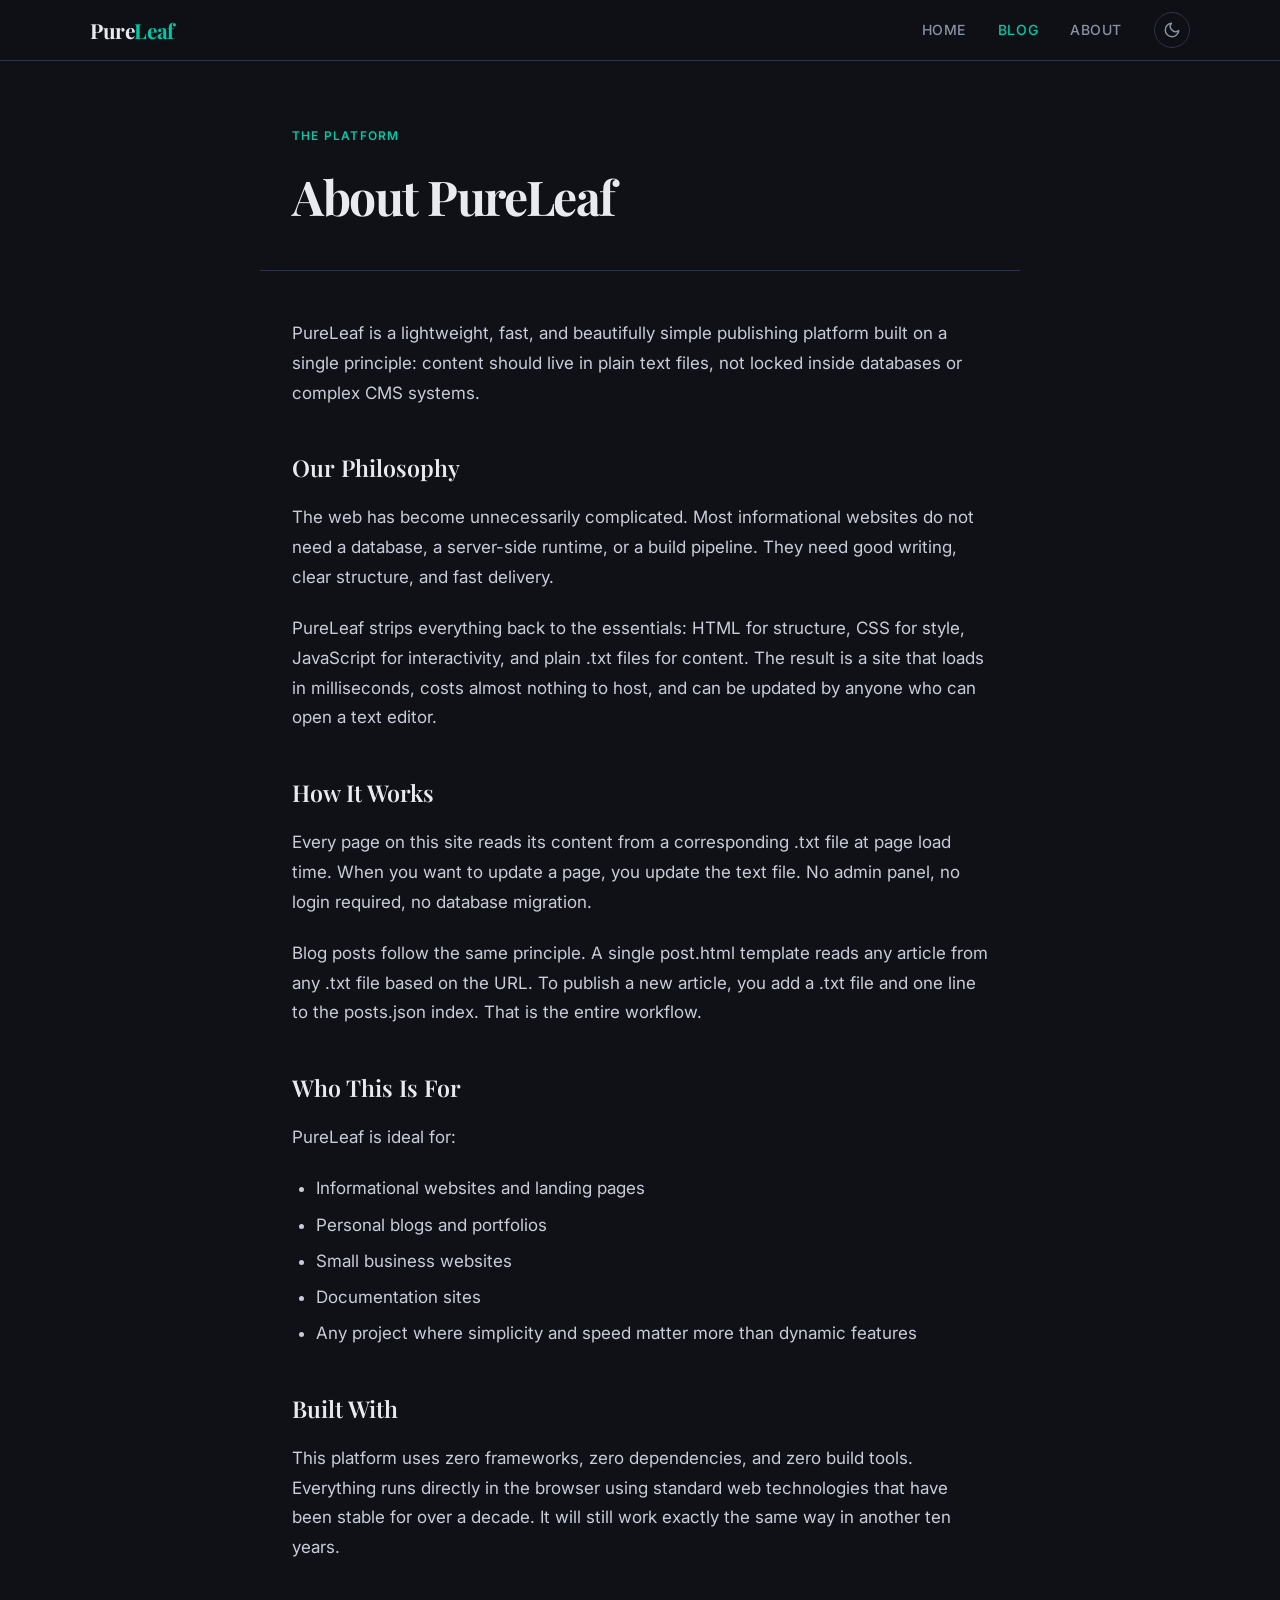
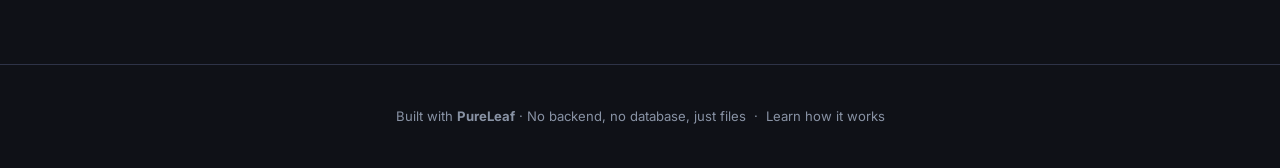
<file: about/index.html>
<!DOCTYPE html>
<html lang="en">
<head>
  <meta charset="UTF-8">
  <meta name="viewport" content="width=device-width, initial-scale=1.0">
  <title>About — PureLeaf</title>
  <meta name="description" content="Learn how PureLeaf works — a backend-free publishing platform powered by plain text files.">
  <meta name="generator" content="PureLeaf">
  <script>
    (() => {
      const base = document.createElement('base');
      const path = window.location.pathname;
      base.href = path.includes('/PureLeaf/') ? '/PureLeaf/' : '/';
      document.head.appendChild(base);
    })();
  </script>
  <link rel="icon" type="image/svg+xml" href="../assets/favicon.svg">
  <link rel="stylesheet" href="../css/main.css">
  <script>if(localStorage.getItem('theme')==='light')document.documentElement.classList.add('light');</script>
</head>
<body>

  <nav class="nav">
    <div class="nav-inner">
      <a href="../" class="nav-logo">Pure<span>Leaf</span></a>
      <div class="nav-right">
        <ul class="nav-links" id="nav-links">
          <li><a href="../">Home</a></li>
          <li><a href="./" class="active">Blog</a></li>
          <li><a href="../about/">About</a></li>
        </ul>
        <button class="theme-toggle" id="theme-toggle" aria-label="Toggle light/dark mode">
          <span class="icon-wrap">
            <svg class="icon-sun" xmlns="http://www.w3.org/2000/svg" viewBox="0 0 24 24" fill="none" stroke="currentColor" stroke-width="2" stroke-linecap="round" stroke-linejoin="round">
              <circle cx="12" cy="12" r="5"/>
              <line x1="12" y1="1" x2="12" y2="3"/><line x1="12" y1="21" x2="12" y2="23"/>
              <line x1="4.22" y1="4.22" x2="5.64" y2="5.64"/><line x1="18.36" y1="18.36" x2="19.78" y2="19.78"/>
              <line x1="1" y1="12" x2="3" y2="12"/><line x1="21" y1="12" x2="23" y2="12"/>
              <line x1="4.22" y1="19.78" x2="5.64" y2="18.36"/><line x1="18.36" y1="5.64" x2="19.78" y2="4.22"/>
            </svg>
            <svg class="icon-moon" xmlns="http://www.w3.org/2000/svg" viewBox="0 0 24 24" fill="none" stroke="currentColor" stroke-width="2" stroke-linecap="round" stroke-linejoin="round">
              <path d="M21 12.79A9 9 0 1 1 11.21 3 7 7 0 0 0 21 12.79z"/>
            </svg>
          </span>
        </button>
        <button class="nav-hamburger" id="nav-hamburger" aria-label="Open menu">
          <span></span><span></span><span></span>
        </button>
      </div>
    </div>
  </nav>

  <main>

    <div class="page-header">
      <div class="section-label">The Platform</div>
      <h1>About PureLeaf</h1>
    </div>

    <div class="page-body">
      <div class="page-content" id="page-content"></div>
    </div>

  </main>

  <footer>
    <p>Built with <strong>PureLeaf</strong> · No backend, no database, just files &nbsp;·&nbsp;
      <a href="../">Learn how it works</a></p>
  </footer>

  <script src="../js/engine.js"></script>
  <script>
    const toggle = document.getElementById('theme-toggle');
    toggle.addEventListener('click', () => {
      const isLight = document.documentElement.classList.toggle('light');
      localStorage.setItem('theme', isLight ? 'light' : 'dark');
    });

    const hamburger = document.getElementById('nav-hamburger');
    const navLinks = document.getElementById('nav-links');
    hamburger.addEventListener('click', () => {
      hamburger.classList.toggle('open');
      navLinks.classList.toggle('open');
    });
    navLinks.querySelectorAll('a').forEach(a => a.addEventListener('click', () => {
      hamburger.classList.remove('open');
      navLinks.classList.remove('open');
    }));

    PureLeaf.render('../pages/about.txt', document.getElementById('page-content'));
  </script>

</body>
</html>
</file>
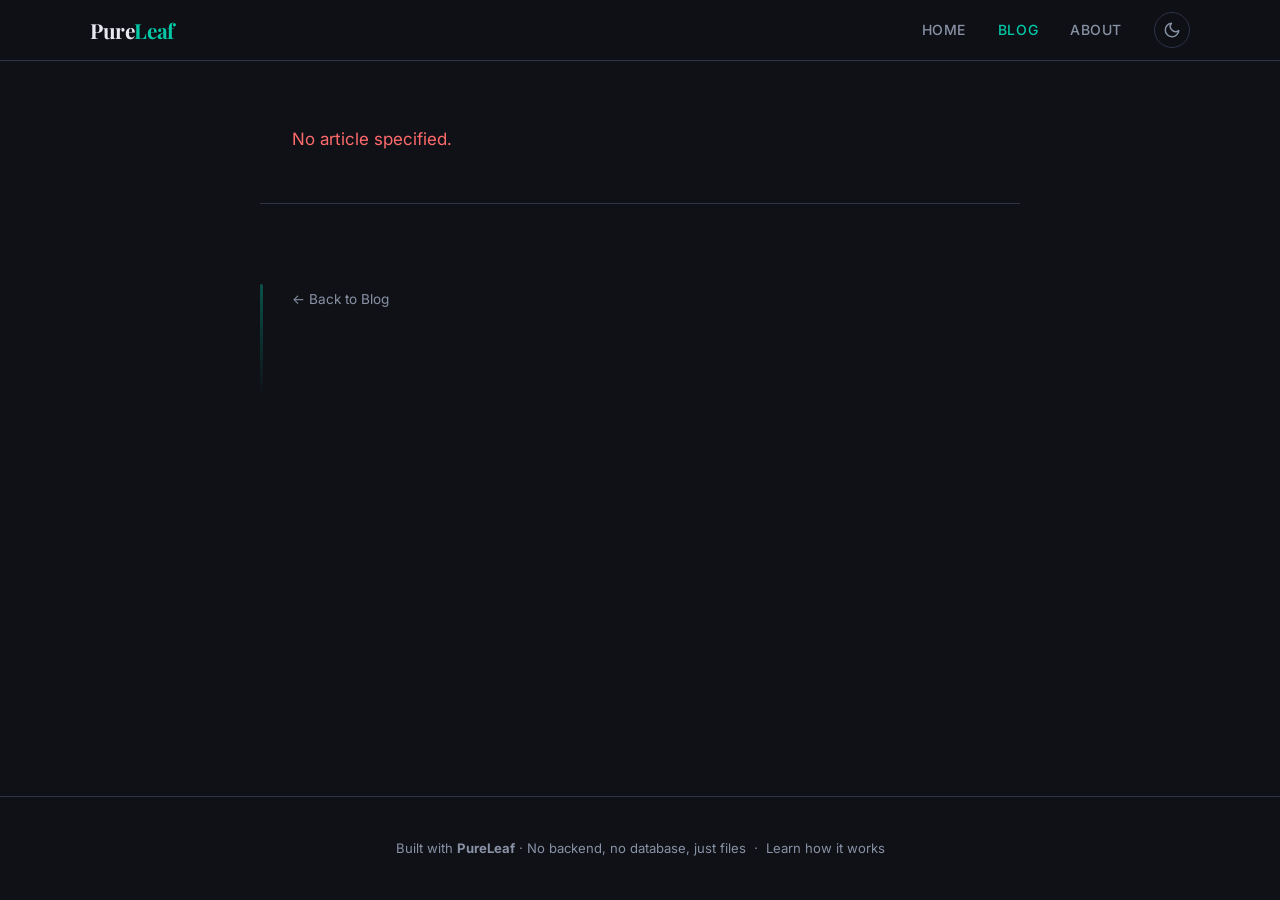
<file: blog/what-is-digital-marketing/index.html>
<!DOCTYPE html>
<html lang="en">
<head>
  <meta charset="UTF-8">
  <meta name="viewport" content="width=device-width, initial-scale=1.0">
  <title>Article — PureLeaf</title>
  <meta name="generator" content="PureLeaf">
  <script>
    (() => {
      const base = document.createElement('base');
      const path = window.location.pathname;
      base.href = path.includes('/PureLeaf/') ? '/PureLeaf/' : '/';
      document.head.appendChild(base);
    })();
  </script>
  <link rel="icon" type="image/svg+xml" href="../../assets/favicon.svg">
  <link rel="stylesheet" href="../../css/main.css">
  <script>if(localStorage.getItem('theme')==='light')document.documentElement.classList.add('light');</script>
</head>
<body>

  <nav class="nav">
    <div class="nav-inner">
      <a href="../../" class="nav-logo">Pure<span>Leaf</span></a>
      <div class="nav-right">
        <ul class="nav-links" id="nav-links">
          <li><a href="../../">Home</a></li>
          <li><a href="../../blog/" class="active">Blog</a></li>
          <li><a href="../../about/">About</a></li>
        </ul>
        <button class="theme-toggle" id="theme-toggle" aria-label="Toggle light/dark mode">
          <span class="icon-wrap">
            <svg class="icon-sun" xmlns="http://www.w3.org/2000/svg" viewBox="0 0 24 24" fill="none" stroke="currentColor" stroke-width="2" stroke-linecap="round" stroke-linejoin="round">
              <circle cx="12" cy="12" r="5"/>
              <line x1="12" y1="1" x2="12" y2="3"/><line x1="12" y1="21" x2="12" y2="23"/>
              <line x1="4.22" y1="4.22" x2="5.64" y2="5.64"/><line x1="18.36" y1="18.36" x2="19.78" y2="19.78"/>
              <line x1="1" y1="12" x2="3" y2="12"/><line x1="21" y1="12" x2="23" y2="12"/>
              <line x1="4.22" y1="19.78" x2="5.64" y2="18.36"/><line x1="18.36" y1="5.64" x2="19.78" y2="4.22"/>
            </svg>
            <svg class="icon-moon" xmlns="http://www.w3.org/2000/svg" viewBox="0 0 24 24" fill="none" stroke="currentColor" stroke-width="2" stroke-linecap="round" stroke-linejoin="round">
              <path d="M21 12.79A9 9 0 1 1 11.21 3 7 7 0 0 0 21 12.79z"/>
            </svg>
          </span>
        </button>
        <button class="nav-hamburger" id="nav-hamburger" aria-label="Open menu">
          <span></span><span></span><span></span>
        </button>
      </div>
    </div>
  </nav>

  <main>

    <header class="article-header" id="article-header">
      <div class="loading">Loading…</div>
    </header>

    <div class="article-hero-wrap">
      <div class="article-hero-image" id="article-hero"></div>
    </div>

    <div class="article-body">
      <a href="../../blog/" class="back-link">← Back to Blog</a>
      <div class="article-content" id="article-content"></div>
    </div>

  </main>

  <footer>
    <p>Built with <strong>PureLeaf</strong> · No backend, no database, just files &nbsp;·&nbsp;
      <a href="../../about/">Learn how it works</a></p>
  </footer>

  <script src="../../js/engine.js"></script>
  <script>
    const toggle = document.getElementById('theme-toggle');
    toggle.addEventListener('click', () => {
      const isLight = document.documentElement.classList.toggle('light');
      localStorage.setItem('theme', isLight ? 'light' : 'dark');
    });

    const hamburger = document.getElementById('nav-hamburger');
    const navLinks = document.getElementById('nav-links');
    hamburger.addEventListener('click', () => {
      hamburger.classList.toggle('open');
      navLinks.classList.toggle('open');
    });
    navLinks.querySelectorAll('a').forEach(a => a.addEventListener('click', () => {
      hamburger.classList.remove('open');
      navLinks.classList.remove('open');
    }));

    async function loadPost() {
      const slug    = PureLeaf.getSlugFromPath('blog');
      const header  = document.getElementById('article-header');
      const content = document.getElementById('article-content');

      if (!slug) {
        header.innerHTML = '<p style="color:var(--danger)">No article specified.</p>';
        return;
      }

      try {
        const res   = await fetch('../../posts.json');
        const posts = await res.json();
        const post  = posts.find(p => p.slug === slug);

        if (!post) {
          header.innerHTML = '<p style="color:var(--danger)">Article not found.</p>';
          return;
        }

        document.title = `${post.title} — PureLeaf`;

        header.innerHTML = `
          <span class="article-category">${PureLeaf.escape(post.category)}</span>
          <h1>${PureLeaf.escape(post.title)}</h1>
          <div class="article-meta">${PureLeaf.formatDate(post.date)}</div>
        `;

        if (post.image) {
          const heroEl = document.getElementById('article-hero');
          heroEl.innerHTML = `<img src="${PureLeaf.escape(post.image)}" alt="${PureLeaf.escape(post.title)}" loading="lazy">`;
        }

        await PureLeaf.render(`../../posts/${slug}.txt`, content, { skipTitle: true });

      } catch (err) {
        header.innerHTML = '<p style="color:var(--danger)">Failed to load article.</p>';
        console.error(err);
      }
    }

    loadPost();
  </script>

</body>
</html>
</file>
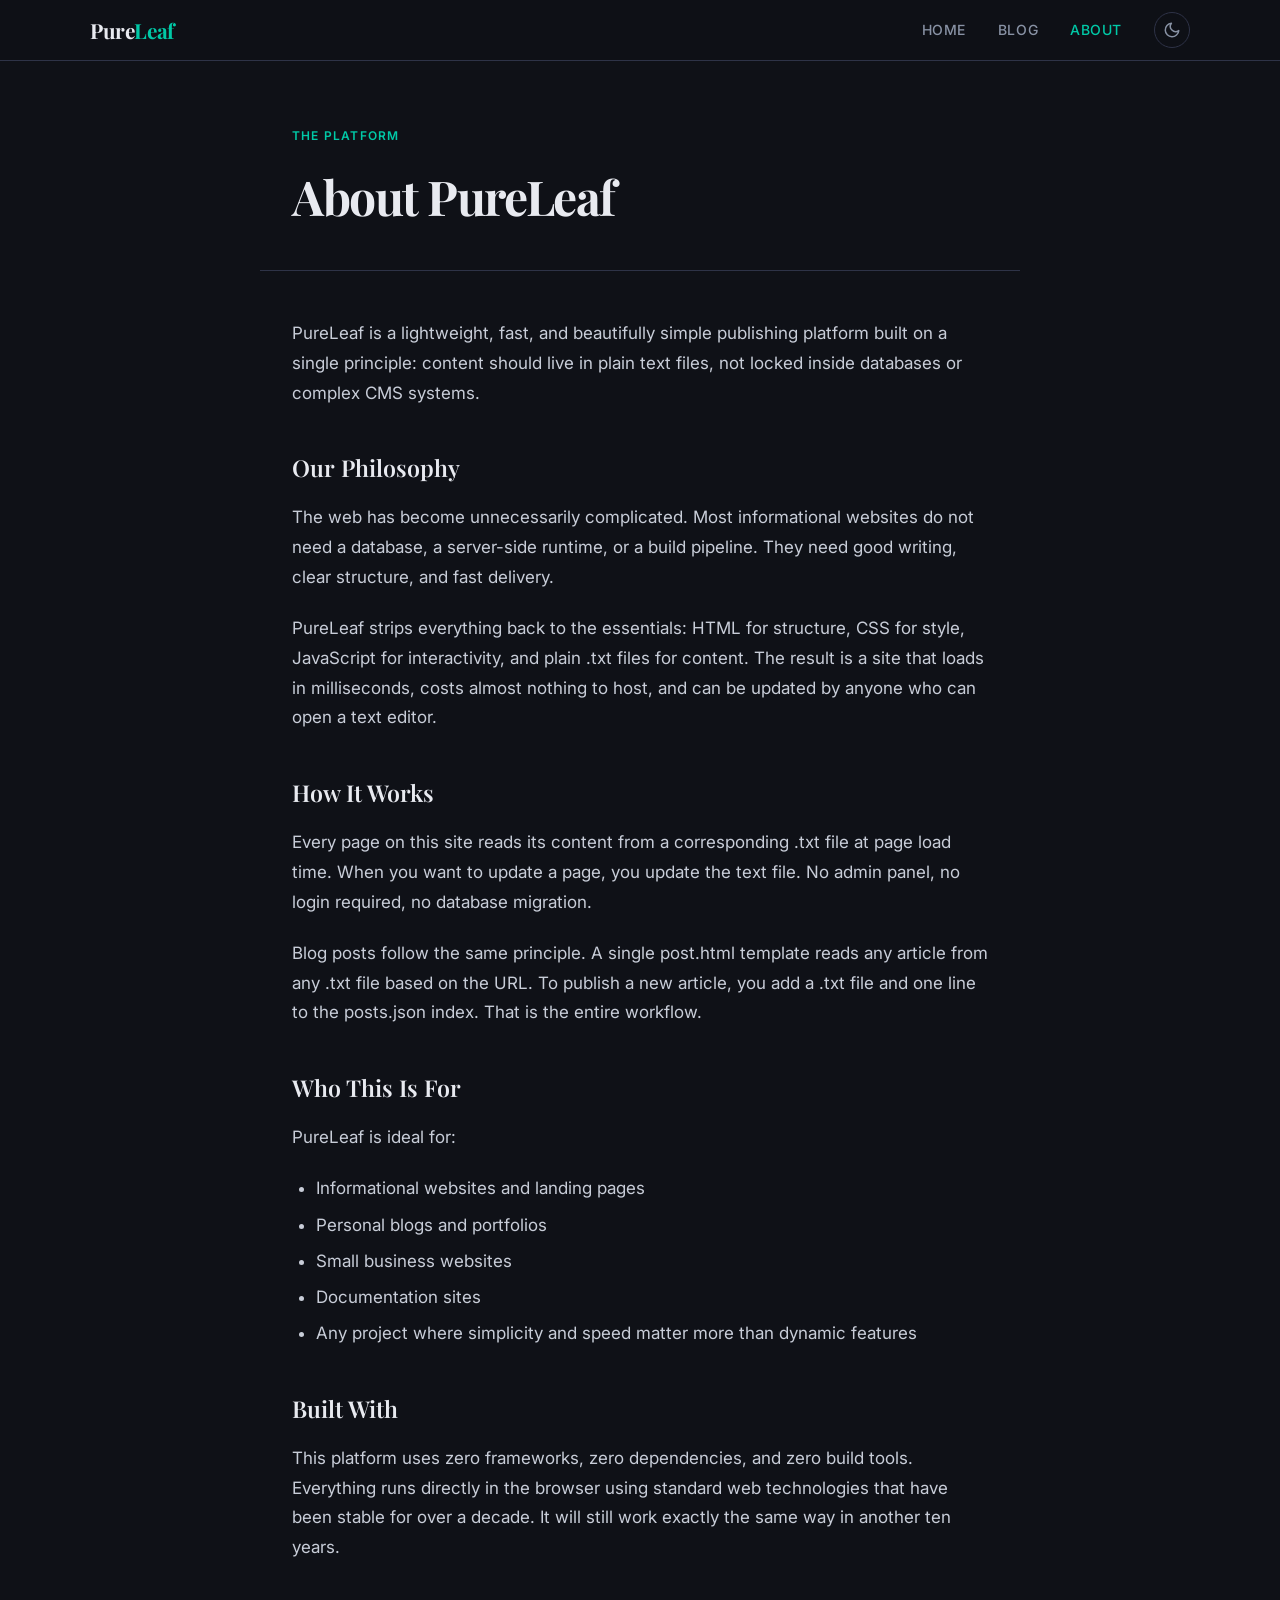
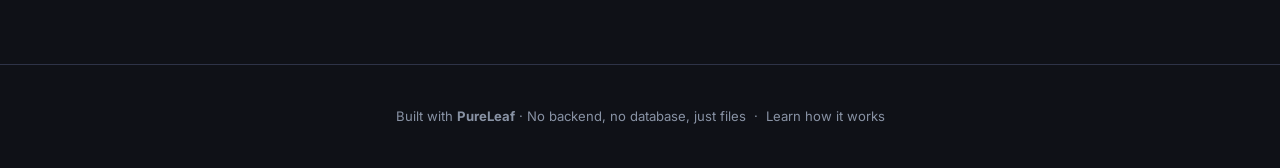
<file: about.html>
<!DOCTYPE html>
<html lang="en">
<head>
  <meta charset="UTF-8">
  <meta name="viewport" content="width=device-width, initial-scale=1.0">
  <title>About — PureLeaf</title>
  <meta name="description" content="Learn how PureLeaf works — a backend-free publishing platform powered by plain text files.">
  <meta name="generator" content="PureLeaf">
  <link rel="icon" type="image/svg+xml" href="/assets/favicon.svg">
  <link rel="stylesheet" href="/css/main.css">
  <script>if(localStorage.getItem('theme')==='light')document.documentElement.classList.add('light');</script>
</head>
<body>

  <nav class="nav">
    <div class="nav-inner">
      <a href="/" class="nav-logo">Pure<span>Leaf</span></a>
      <div class="nav-right">
        <ul class="nav-links" id="nav-links">
          <li><a href="/">Home</a></li>
          <li><a href="/blog">Blog</a></li>
          <li><a href="/about" class="active">About</a></li>
        </ul>
        <button class="theme-toggle" id="theme-toggle" aria-label="Toggle light/dark mode">
          <span class="icon-wrap">
            <svg class="icon-sun" xmlns="http://www.w3.org/2000/svg" viewBox="0 0 24 24" fill="none" stroke="currentColor" stroke-width="2" stroke-linecap="round" stroke-linejoin="round">
              <circle cx="12" cy="12" r="5"/>
              <line x1="12" y1="1" x2="12" y2="3"/><line x1="12" y1="21" x2="12" y2="23"/>
              <line x1="4.22" y1="4.22" x2="5.64" y2="5.64"/><line x1="18.36" y1="18.36" x2="19.78" y2="19.78"/>
              <line x1="1" y1="12" x2="3" y2="12"/><line x1="21" y1="12" x2="23" y2="12"/>
              <line x1="4.22" y1="19.78" x2="5.64" y2="18.36"/><line x1="18.36" y1="5.64" x2="19.78" y2="4.22"/>
            </svg>
            <svg class="icon-moon" xmlns="http://www.w3.org/2000/svg" viewBox="0 0 24 24" fill="none" stroke="currentColor" stroke-width="2" stroke-linecap="round" stroke-linejoin="round">
              <path d="M21 12.79A9 9 0 1 1 11.21 3 7 7 0 0 0 21 12.79z"/>
            </svg>
          </span>
        </button>
        <button class="nav-hamburger" id="nav-hamburger" aria-label="Open menu">
          <span></span><span></span><span></span>
        </button>
      </div>
    </div>
  </nav>

  <main>

    <div class="page-header">
      <div class="section-label">The Platform</div>
      <h1>About PureLeaf</h1>
    </div>

    <div class="page-body">
      <div class="page-content" id="page-content"></div>
    </div>

  </main>

  <footer>
    <p>Built with <strong>PureLeaf</strong> · No backend, no database, just files &nbsp;·&nbsp;
      <a href="/about">Learn how it works</a></p>
  </footer>

  <script src="/js/engine.js"></script>
  <script>
    // ── Theme toggle ──────────────────────────────────────────
    const toggle = document.getElementById('theme-toggle');
    toggle.addEventListener('click', () => {
      const isLight = document.documentElement.classList.toggle('light');
      localStorage.setItem('theme', isLight ? 'light' : 'dark');
    });

    // ── Mobile nav toggle ────────────────────────────────────
    const hamburger = document.getElementById('nav-hamburger');
    const navLinks = document.getElementById('nav-links');
    hamburger.addEventListener('click', () => {
      hamburger.classList.toggle('open');
      navLinks.classList.toggle('open');
    });
    navLinks.querySelectorAll('a').forEach(a => a.addEventListener('click', () => {
      hamburger.classList.remove('open');
      navLinks.classList.remove('open');
    }));

    // ── Page content ──────────────────────────────────────────
    PureLeaf.render('/pages/about.txt', document.getElementById('page-content'));
  </script>

</body>
</html>
</file>
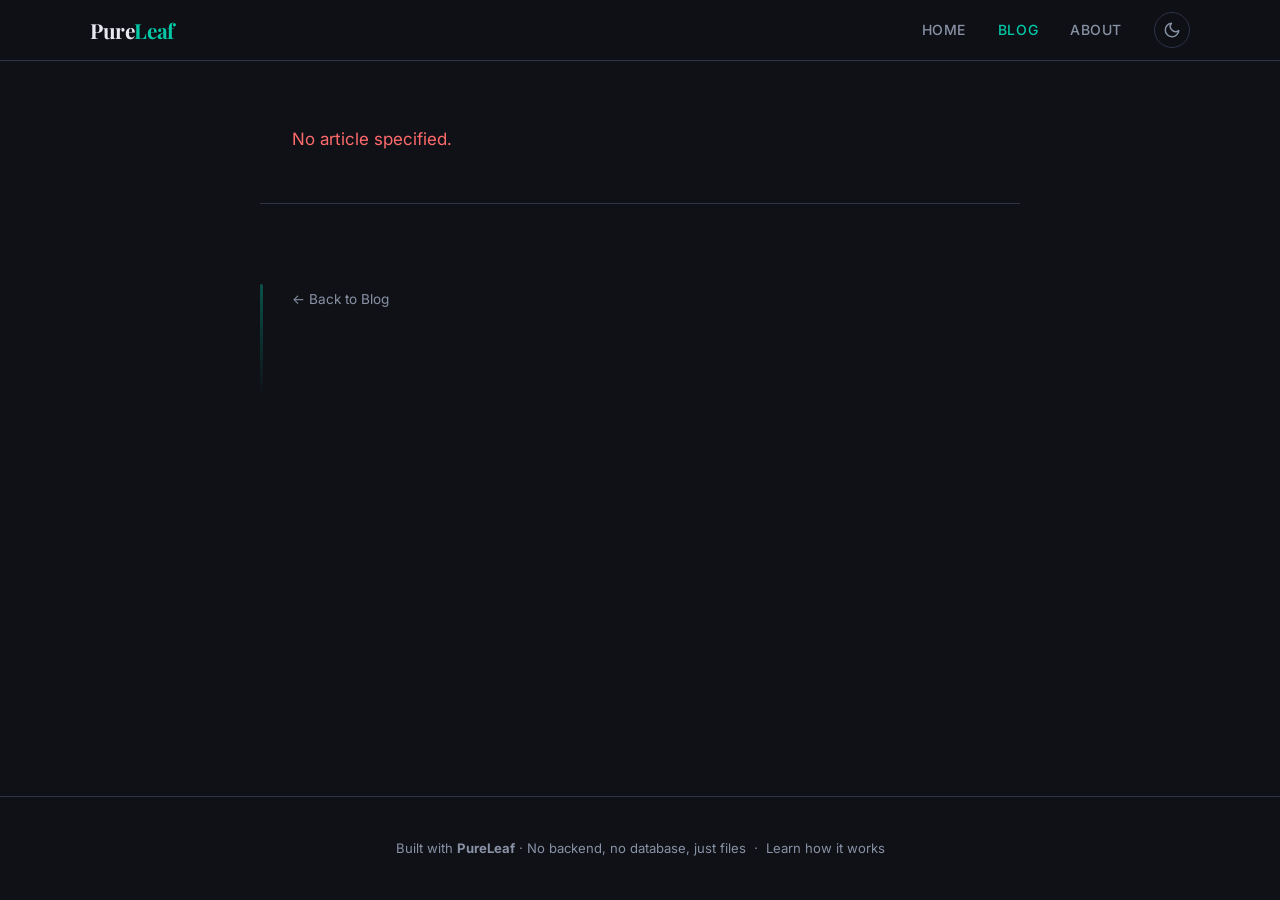
<file: post.html>
<!DOCTYPE html>
<html lang="en">
<head>
  <meta charset="UTF-8">
  <meta name="viewport" content="width=device-width, initial-scale=1.0">
  <title>Article — PureLeaf</title>
  <meta name="generator" content="PureLeaf">
  <script>
    (() => {
      const base = document.createElement('base');
      const path = window.location.pathname;
      base.href = path.includes('/PureLeaf/') ? '/PureLeaf/' : '/';
      document.head.appendChild(base);
    })();
  </script>
  <link rel="icon" type="image/svg+xml" href="assets/favicon.svg">
  <link rel="stylesheet" href="css/main.css">
  <script>if(localStorage.getItem('theme')==='light')document.documentElement.classList.add('light');</script>
</head>
<body>

  <nav class="nav">
    <div class="nav-inner">
      <a href="./" class="nav-logo">Pure<span>Leaf</span></a>
      <div class="nav-right">
        <ul class="nav-links" id="nav-links">
          <li><a href="./">Home</a></li>
          <li><a href="blog/" class="active">Blog</a></li>
          <li><a href="about/">About</a></li>
        </ul>
        <button class="theme-toggle" id="theme-toggle" aria-label="Toggle light/dark mode">
          <span class="icon-wrap">
            <svg class="icon-sun" xmlns="http://www.w3.org/2000/svg" viewBox="0 0 24 24" fill="none" stroke="currentColor" stroke-width="2" stroke-linecap="round" stroke-linejoin="round">
              <circle cx="12" cy="12" r="5"/>
              <line x1="12" y1="1" x2="12" y2="3"/><line x1="12" y1="21" x2="12" y2="23"/>
              <line x1="4.22" y1="4.22" x2="5.64" y2="5.64"/><line x1="18.36" y1="18.36" x2="19.78" y2="19.78"/>
              <line x1="1" y1="12" x2="3" y2="12"/><line x1="21" y1="12" x2="23" y2="12"/>
              <line x1="4.22" y1="19.78" x2="5.64" y2="18.36"/><line x1="18.36" y1="5.64" x2="19.78" y2="4.22"/>
            </svg>
            <svg class="icon-moon" xmlns="http://www.w3.org/2000/svg" viewBox="0 0 24 24" fill="none" stroke="currentColor" stroke-width="2" stroke-linecap="round" stroke-linejoin="round">
              <path d="M21 12.79A9 9 0 1 1 11.21 3 7 7 0 0 0 21 12.79z"/>
            </svg>
          </span>
        </button>
        <button class="nav-hamburger" id="nav-hamburger" aria-label="Open menu">
          <span></span><span></span><span></span>
        </button>
      </div>
    </div>
  </nav>

  <main>

    <header class="article-header" id="article-header">
      <div class="loading">Loading…</div>
    </header>

    <div class="article-hero-wrap">
      <div class="article-hero-image" id="article-hero"></div>
    </div>

    <div class="article-body">
      <a href="blog/" class="back-link">← Back to Blog</a>
      <div class="article-content" id="article-content"></div>
    </div>

  </main>

  <footer>
    <p>Built with <strong>PureLeaf</strong> · No backend, no database, just files &nbsp;·&nbsp;
      <a href="about/">Learn how it works</a></p>
  </footer>

  <script src="js/engine.js"></script>
  <script>
    const toggle = document.getElementById('theme-toggle');
    toggle.addEventListener('click', () => {
      const isLight = document.documentElement.classList.toggle('light');
      localStorage.setItem('theme', isLight ? 'light' : 'dark');
    });

    const hamburger = document.getElementById('nav-hamburger');
    const navLinks = document.getElementById('nav-links');
    hamburger.addEventListener('click', () => {
      hamburger.classList.toggle('open');
      navLinks.classList.toggle('open');
    });
    navLinks.querySelectorAll('a').forEach(a => a.addEventListener('click', () => {
      hamburger.classList.remove('open');
      navLinks.classList.remove('open');
    }));

    async function loadPost() {
      const slug    = PureLeaf.getSlugFromPath('blog');
      const header  = document.getElementById('article-header');
      const content = document.getElementById('article-content');

      if (!slug) {
        header.innerHTML = '<p style="color:var(--danger)">No article specified.</p>';
        return;
      }

      try {
        const res   = await fetch('posts.json');
        const posts = await res.json();
        const post  = posts.find(p => p.slug === slug);

        if (!post) {
          header.innerHTML = '<p style="color:var(--danger)">Article not found.</p>';
          return;
        }

        document.title = `${post.title} — PureLeaf`;

        header.innerHTML = `
          <span class="article-category">${PureLeaf.escape(post.category)}</span>
          <h1>${PureLeaf.escape(post.title)}</h1>
          <div class="article-meta">${PureLeaf.formatDate(post.date)}</div>
        `;

        if (post.image) {
          const heroEl = document.getElementById('article-hero');
          heroEl.innerHTML = `<img src="${PureLeaf.escape(post.image)}" alt="${PureLeaf.escape(post.title)}" loading="lazy">`;
        }

        await PureLeaf.render(`posts/${slug}.txt`, content, { skipTitle: true });

      } catch (err) {
        header.innerHTML = '<p style="color:var(--danger)">Failed to load article.</p>';
        console.error(err);
      }
    }

    loadPost();
  </script>

</body>
</html>
</file>
<file: css/main.css>
@import url('https://fonts.googleapis.com/css2?family=Playfair+Display:wght@400;600;700&family=Inter:wght@300;400;500;600&display=swap');

/* ── Dark theme tokens (default) ── */
:root {
  --bg:          #0f1117;
  --surface:     #1a1f2e;
  --surface2:    #222736;
  --border:      #2e3347;
  --accent:      #00c9a7;
  --accent2:     #0099ff;
  --text:        #e8eaf0;
  --muted:       #8892a4;
  --danger:      #ff6b6b;
  --article-p:   #c8cdd8;

  --font-display: 'Playfair Display', Georgia, serif;
  --font-body:    'Inter', system-ui, sans-serif;

  --radius:     8px;
  --max-w:      760px;
  --max-w-wide: 1100px;
  --accent-glow: rgba(0, 201, 167, 0.15);

  /* Nav background — semi-transparent for backdrop-filter blur */
  --nav-bg: rgba(15, 17, 23, 0.88);

  /* Hero overlay gradient stops */
  --hero-overlay-top:    rgba(15, 17, 23, 0.35);
  --hero-overlay-bottom: rgba(15, 17, 23, 0.92);

  /* Theme toggle icon visibility */
  --icon-sun:  0;   /* hidden in dark mode */
  --icon-moon: 1;   /* visible in dark mode */
}

/* ── Light theme token overrides ── */
html.light {
  --bg:          #f8f7f4;
  --surface:     #ffffff;
  --surface2:    #f1f0ed;
  --border:      #dddbd6;
  --text:        #1a1a2e;
  --muted:       #6b7280;
  --danger:      #dc2626;
  --article-p:   #374151;
  --accent-glow: rgba(0, 201, 167, 0.12);

  --nav-bg: rgba(248, 247, 244, 0.88);
  --hero-overlay-top:    rgba(15, 17, 23, 0.25);
  --hero-overlay-bottom: rgba(15, 17, 23, 0.80);

  --icon-sun:  1;   /* visible in light mode */
  --icon-moon: 0;   /* hidden in light mode */
}

/* ── Reset ── */
*, *::before, *::after { box-sizing: border-box; margin: 0; padding: 0; }

html { scroll-behavior: smooth; }

body {
  background: var(--bg);
  color: var(--text);
  font-family: var(--font-body);
  font-size: 17px;
  line-height: 1.75;
  min-height: 100vh;
  display: flex;
  flex-direction: column;
  /* Smooth transition for theme switch — covers bg, text, borders */
  transition: background 0.25s ease, color 0.25s ease;
}

img { max-width: 100%; display: block; }
a  { color: var(--accent); text-decoration: none; }
a:hover { text-decoration: underline; }

/* ── Nav ── */
.nav {
  position: sticky;
  top: 0;
  z-index: 100;
  background: var(--nav-bg);
  backdrop-filter: blur(12px);
  border-bottom: 1px solid var(--border);
  padding: 0 2rem;
  transition: background 0.25s ease, border-color 0.25s ease;
}

.nav-inner {
  max-width: var(--max-w-wide);
  margin: 0 auto;
  display: flex;
  align-items: center;
  justify-content: space-between;
  height: 60px;
}

.nav-logo {
  font-family: var(--font-display);
  font-size: 1.3rem;
  font-weight: 700;
  color: var(--text);
  letter-spacing: -0.02em;
  transition: color 0.25s ease;
}

.nav-logo span { color: var(--accent); }

/* Nav right side — links + toggle grouped together */
.nav-right {
  display: flex;
  align-items: center;
  gap: 2rem;
}

.nav-links { display: flex; gap: 2rem; list-style: none; }

.nav-links a {
  color: var(--muted);
  font-size: 0.875rem;
  font-weight: 500;
  letter-spacing: 0.04em;
  text-transform: uppercase;
  transition: color 0.2s;
}

.nav-links a:hover,
.nav-links a.active { color: var(--accent); text-decoration: none; }

/* ── Theme toggle button ── */
.theme-toggle {
  background: none;
  border: 1px solid var(--border);
  border-radius: 100px;
  width: 36px;
  height: 36px;
  display: flex;
  align-items: center;
  justify-content: center;
  cursor: pointer;
  color: var(--muted);
  transition: border-color 0.2s, color 0.2s, background 0.2s;
  flex-shrink: 0;
  padding: 0;
}

.theme-toggle:hover {
  border-color: var(--accent);
  color: var(--accent);
  background: var(--accent-glow);
}

/* Show sun icon in light mode, moon icon in dark mode */
.theme-toggle .icon-sun  { opacity: var(--icon-sun);  transition: opacity 0.2s; display: block; }
.theme-toggle .icon-moon { opacity: var(--icon-moon); transition: opacity 0.2s; display: block; }

/* Stack both icons and use opacity to switch between them */
.theme-toggle .icon-wrap {
  position: relative;
  width: 18px;
  height: 18px;
}

.theme-toggle .icon-wrap svg {
  position: absolute;
  top: 0; left: 0;
  width: 18px;
  height: 18px;
}

/* ── Main layout ── */
main { flex: 1; }

.container {
  max-width: var(--max-w-wide);
  margin: 0 auto;
  padding: 0 2rem;
}

.container--narrow {
  max-width: var(--max-w);
  margin: 0 auto;
  padding: 0 2rem;
}

/* ── Hero ── */
.hero {
  position: relative;
  overflow: hidden;
  min-height: 560px;
  display: flex;
  align-items: center;
}

.hero-bg {
  position: absolute;
  inset: 0;
  z-index: 0;
}

.hero-bg img {
  width: 100%;
  height: 100%;
  object-fit: cover;
  display: block;
}

.hero-bg::after {
  content: '';
  position: absolute;
  inset: 0;
  background: linear-gradient(
    to bottom,
    var(--hero-overlay-top) 0%,
    var(--hero-overlay-bottom) 100%
  );
  transition: background 0.25s ease;
}

.hero-content {
  position: relative;
  z-index: 1;
  width: 100%;
  max-width: var(--max-w-wide);
  margin: 0 auto;
  padding: 5rem 2rem 4rem;
  text-align: center;
}

.hero-eyebrow {
  display: inline-block;
  font-size: 0.75rem;
  font-weight: 600;
  letter-spacing: 0.12em;
  text-transform: uppercase;
  color: var(--accent);
  border: 1px solid var(--accent);
  padding: 0.3rem 0.9rem;
  border-radius: 100px;
  margin-bottom: 1.5rem;
}

.hero-content h1 {
  font-family: var(--font-display);
  font-size: clamp(2.2rem, 5vw, 3.8rem);
  font-weight: 700;
  line-height: 1.15;
  letter-spacing: -0.03em;
  color: #e8eaf0; /* always light — sits on dark photo overlay */
  margin-bottom: 1.25rem;
}

.hero-content h1 em { font-style: normal; color: var(--accent); }

.hero-content p {
  font-size: 1.1rem;
  color: rgba(232, 234, 240, 0.8); /* always light — sits on dark photo overlay */
  max-width: 560px;
  margin: 0 auto 2.5rem;
}

.hero-stats {
  display: flex;
  justify-content: center;
  gap: 3rem;
  margin-top: 2.5rem;
  flex-wrap: wrap;
}

.hero-stat { text-align: center; }

.hero-stat strong {
  display: block;
  font-family: var(--font-display);
  font-size: 2rem;
  font-weight: 700;
  color: var(--accent);
  line-height: 1;
}

.hero-stat span {
  font-size: 0.78rem;
  text-transform: uppercase;
  letter-spacing: 0.08em;
  color: rgba(232, 234, 240, 0.7);
  margin-top: 0.3rem;
  display: block;
}

/* ── Stats strip ── */
.stats-strip {
  width: 100%;
  background: var(--surface);
  border-top: 1px solid var(--border);
  border-bottom: 1px solid var(--border);
  transition: background 0.25s ease, border-color 0.25s ease;
}

.stats-strip-inner {
  max-width: var(--max-w-wide);
  margin: 0 auto;
  padding: 2rem;
  display: flex;
  justify-content: space-around;
  align-items: center;
  flex-wrap: wrap;
  gap: 1.5rem;
}

.stat-item-value {
  font-family: var(--font-display);
  font-size: 2.2rem;
  font-weight: 700;
  color: var(--accent);
  line-height: 1;
  display: block;
  text-align: center;
}

.stat-item-label {
  font-size: 0.78rem;
  text-transform: uppercase;
  letter-spacing: 0.08em;
  color: var(--muted);
  margin-top: 0.35rem;
  display: block;
  text-align: center;
}

/* ── Power line ── */
.power-line {
  width: 100%;
  height: 2px;
  background: linear-gradient(
    to right,
    transparent,
    var(--accent) 20%,
    var(--accent2) 80%,
    transparent
  );
  box-shadow: 0 0 16px var(--accent-glow);
  border: none;
  margin: 0;
  padding: 0;
}

/* ── Section layout ── */
.section { padding: 4rem 2rem; }

.section-header {
  max-width: var(--max-w-wide);
  margin: 0 auto 2.5rem;
}

.section-eyebrow {
  font-size: 0.75rem;
  font-weight: 600;
  letter-spacing: 0.1em;
  text-transform: uppercase;
  color: var(--accent);
  margin-bottom: 0.5rem;
  display: block;
}

.section-title {
  font-family: var(--font-display);
  font-size: clamp(1.6rem, 3vw, 2.4rem);
  font-weight: 700;
  letter-spacing: -0.02em;
  color: var(--text);
}

/* ── Buttons ── */
.btn {
  display: inline-block;
  padding: 0.75rem 1.75rem;
  border-radius: var(--radius);
  font-size: 0.9rem;
  font-weight: 600;
  letter-spacing: 0.02em;
  transition: all 0.2s;
  cursor: pointer;
  border: none;
}

.btn-primary { background: var(--accent); color: #0f1117; }
.btn-primary:hover { background: #00e0bb; text-decoration: none; transform: translateY(-1px); }

.btn-ghost {
  background: transparent;
  color: var(--muted);
  border: 1px solid var(--border);
  transition: color 0.2s, border-color 0.2s, background 0.25s ease;
}
.btn-ghost:hover { color: var(--text); border-color: var(--muted); text-decoration: none; }

/* ── Section label ── */
.section-label {
  font-size: 0.75rem;
  font-weight: 600;
  letter-spacing: 0.1em;
  text-transform: uppercase;
  color: var(--accent);
  margin-bottom: 0.5rem;
}

/* ── Post cards ── */
.posts-section { padding: 3rem 2rem 5rem; }

.posts-header {
  max-width: var(--max-w-wide);
  margin: 0 auto 2.5rem;
  display: flex;
  align-items: flex-end;
  justify-content: space-between;
}

.posts-header h2 {
  font-family: var(--font-display);
  font-size: 1.8rem;
  font-weight: 600;
  letter-spacing: -0.02em;
}

.posts-grid {
  max-width: var(--max-w-wide);
  margin: 0 auto;
  display: grid;
  grid-template-columns: repeat(auto-fill, minmax(300px, 1fr));
  gap: 1.5rem;
}

.post-card {
  background: var(--surface);
  border: 1px solid var(--border);
  border-radius: calc(var(--radius) * 1.5);
  padding: 1.75rem;
  transition: border-color 0.2s, transform 0.2s, background 0.25s ease;
  display: flex;
  flex-direction: column;
}

.post-card:hover { border-color: var(--accent); transform: translateY(-3px); }

.post-card-category {
  font-size: 0.72rem;
  font-weight: 600;
  letter-spacing: 0.1em;
  text-transform: uppercase;
  color: var(--accent);
  margin-bottom: 0.75rem;
}

.post-card h3 {
  font-family: var(--font-display);
  font-size: 1.15rem;
  font-weight: 600;
  line-height: 1.35;
  margin-bottom: 0.75rem;
  color: var(--text);
  transition: color 0.25s ease;
}

.post-card p {
  font-size: 0.9rem;
  color: var(--muted);
  line-height: 1.65;
  flex: 1;
  margin-bottom: 1.25rem;
  transition: color 0.25s ease;
}

.post-card-meta {
  display: flex;
  align-items: center;
  justify-content: space-between;
  font-size: 0.78rem;
  color: var(--muted);
  border-top: 1px solid var(--border);
  padding-top: 1rem;
  margin-top: auto;
  transition: border-color 0.25s ease;
}

.post-card-link { color: var(--accent); font-weight: 500; font-size: 0.82rem; }

/* ── Article page ── */
.article-header {
  padding: 4rem 2rem 3rem;
  max-width: var(--max-w);
  margin: 0 auto;
  border-bottom: 1px solid var(--border);
  transition: border-color 0.25s ease;
}

.article-category {
  display: inline-block;
  font-size: 0.72rem;
  font-weight: 600;
  letter-spacing: 0.1em;
  text-transform: uppercase;
  color: var(--accent);
  margin-bottom: 1rem;
}

.article-header h1 {
  font-family: var(--font-display);
  font-size: clamp(1.8rem, 4vw, 2.8rem);
  font-weight: 700;
  line-height: 1.2;
  letter-spacing: -0.025em;
  margin-bottom: 1rem;
}

.article-meta { font-size: 0.85rem; color: var(--muted); }

/* ── Article reading line ── */
.article-body {
  max-width: var(--max-w);
  margin: 0 auto;
  padding: 3rem 2rem 5rem;
  position: relative;
}

.article-body::before {
  content: '';
  position: absolute;
  left: 0;
  top: 3rem;
  width: 3px;
  background: linear-gradient(to bottom, var(--accent), transparent);
  height: 60%;
  border-radius: 2px;
  opacity: 0.35;
}

.article-content h2 {
  font-family: var(--font-display);
  font-size: 1.45rem;
  font-weight: 600;
  margin: 2.5rem 0 0.9rem;
  color: var(--text);
  letter-spacing: -0.01em;
  transition: color 0.25s ease;
}

.article-content p {
  margin-bottom: 1.35rem;
  color: var(--article-p);
  transition: color 0.25s ease;
}

.article-content ul,
.article-content ol {
  margin: 1rem 0 1.35rem 1.5rem;
  color: var(--article-p);
  transition: color 0.25s ease;
}

.article-content li { margin-bottom: 0.4rem; }

/* ── Home content section ── */
.home-content-section {
  max-width: var(--max-w);
  margin: 0 auto;
  padding: 3rem 2rem 4rem;
}

.home-content-section h2 {
  font-family: var(--font-display);
  font-size: 1.45rem;
  font-weight: 600;
  margin: 2.5rem 0 0.9rem;
  color: var(--text);
  transition: color 0.25s ease;
}

.home-content-section p  { margin-bottom: 1.35rem; color: var(--article-p); transition: color 0.25s ease; }
.home-content-section ul { margin: 1rem 0 1.35rem 1.5rem; color: var(--article-p); transition: color 0.25s ease; }
.home-content-section li { margin-bottom: 0.4rem; }

/* ── About / static page ── */
.page-header {
  padding: 4rem 2rem 2rem;
  max-width: var(--max-w);
  margin: 0 auto;
  border-bottom: 1px solid var(--border);
  transition: border-color 0.25s ease;
}

.page-header h1 {
  font-family: var(--font-display);
  font-size: clamp(2rem, 4vw, 3rem);
  font-weight: 700;
  letter-spacing: -0.03em;
}

.page-body { max-width: var(--max-w); margin: 0 auto; padding: 3rem 2rem 5rem; }

.page-content h2 {
  font-family: var(--font-display);
  font-size: 1.45rem;
  font-weight: 600;
  margin: 2.5rem 0 0.9rem;
  color: var(--text);
  transition: color 0.25s ease;
}

.page-content p  { margin-bottom: 1.35rem; color: var(--article-p); transition: color 0.25s ease; }
.page-content ul { margin: 1rem 0 1.35rem 1.5rem; color: var(--article-p); transition: color 0.25s ease; }
.page-content li { margin-bottom: 0.4rem; }

/* ── Blog index ── */
.blog-header { padding: 4rem 2rem 3rem; max-width: var(--max-w-wide); margin: 0 auto; }

.blog-header h1 {
  font-family: var(--font-display);
  font-size: clamp(2rem, 4vw, 3rem);
  font-weight: 700;
  letter-spacing: -0.03em;
  margin-bottom: 0.5rem;
}

.blog-header p { color: var(--muted); max-width: 480px; }

/* ── Post card cover image ── */
.post-card-image {
  width: calc(100% + 3.5rem);
  margin: -1.75rem -1.75rem 1.25rem;
  border-radius: calc(var(--radius) * 1.5) calc(var(--radius) * 1.5) 0 0;
  overflow: hidden;
  aspect-ratio: 16 / 9;
}

.post-card-image img {
  width: 100%;
  height: 100%;
  object-fit: cover;
  transition: transform 0.4s ease;
}

.post-card:hover .post-card-image img { transform: scale(1.04); }

/* ── Article hero image ── */
.article-hero-wrap {
  width: 100%;
  max-width: var(--max-w);
  margin: 0 auto;
  padding: 0 2rem 2rem;
  box-sizing: border-box;
  display: block;
}

.article-hero-image {
  width: 100%;
  aspect-ratio: 16 / 7;
  overflow: hidden;
  border-radius: var(--radius);
  background: var(--surface);
  display: block;
  box-sizing: border-box;
}

.article-hero-image:empty { display: none; }

.article-hero-image img {
  width: 100% !important;
  height: 100% !important;
  max-width: none !important;
  object-fit: cover;
  display: block;
}

/* ── Inline figures ── */
.article-figure {
  margin: 2rem 0;
  border-radius: var(--radius);
  overflow: hidden;
  border: 1px solid var(--border);
  transition: border-color 0.25s ease;
}

.article-figure img { width: 100%; height: auto; display: block; }

.article-figure figcaption {
  padding: 0.6rem 1rem;
  font-size: 0.8rem;
  color: var(--muted);
  background: var(--surface);
  border-top: 1px solid var(--border);
  font-style: italic;
  transition: background 0.25s ease, border-color 0.25s ease, color 0.25s ease;
}

/* ── Loading state ── */
.loading {
  color: var(--muted);
  font-size: 0.9rem;
  padding: 2rem 0;
  display: flex;
  align-items: center;
  gap: 0.5rem;
}

.loading::before {
  content: '';
  width: 14px; height: 14px;
  border: 2px solid var(--border);
  border-top-color: var(--accent);
  border-radius: 50%;
  animation: spin 0.8s linear infinite;
  flex-shrink: 0;
}

@keyframes spin { to { transform: rotate(360deg); } }

/* ── Back link ── */
.back-link {
  display: inline-flex;
  align-items: center;
  gap: 0.4rem;
  font-size: 0.85rem;
  color: var(--muted);
  margin-bottom: 2rem;
  transition: color 0.2s;
}

.back-link:hover { color: var(--accent); text-decoration: none; }

/* ── Footer ── */
footer {
  border-top: 1px solid var(--border);
  padding: 2.5rem 2rem;
  text-align: center;
  font-size: 0.82rem;
  color: var(--muted);
  transition: border-color 0.25s ease, color 0.25s ease;
}

footer a { color: var(--muted); }
footer a:hover { color: var(--accent); }

/* ── Mobile hamburger toggle ── */
.nav-hamburger {
  display: none;
  flex-direction: column;
  justify-content: center;
  align-items: center;
  gap: 5px;
  width: 34px;
  height: 34px;
  background: transparent;
  border: none;
  cursor: pointer;
  padding: 0;
  flex-shrink: 0;
}

.nav-hamburger span {
  display: block;
  width: 20px;
  height: 2px;
  background: var(--text);
  border-radius: 2px;
  transition: transform 0.25s ease, opacity 0.2s ease;
}

.nav-hamburger.open span:nth-child(1) { transform: translateY(7px) rotate(45deg); }
.nav-hamburger.open span:nth-child(2) { opacity: 0; }
.nav-hamburger.open span:nth-child(3) { transform: translateY(-7px) rotate(-45deg); }

/* ── Fade-in ── */
.fade-in { animation: fadeIn 0.4s ease both; }

@keyframes fadeIn {
  from { opacity: 0; transform: translateY(8px); }
  to   { opacity: 1; transform: translateY(0); }
}

/* ── Responsive nav (hamburger dropdown) ── */
@media (max-width: 760px) {
  .nav-hamburger { display: flex; }

  .nav-links {
    position: fixed;
    top: 60px;
    inset-inline: 0;
    z-index: 99;
    flex-direction: column;
    gap: 0;
    background: var(--surface);
    border-bottom: 1px solid var(--border);
    max-height: 0;
    overflow: hidden;
    opacity: 0;
    padding: 0 2rem;
    transition: max-height 0.3s ease, opacity 0.25s ease, padding 0.3s ease;
  }

  .nav-links.open {
    max-height: 320px;
    opacity: 1;
    padding: 0.5rem 2rem 1rem;
  }

  .nav-links li { width: 100%; }

  .nav-links a {
    display: block;
    width: 100%;
    padding: 0.9rem 0;
    border-bottom: 1px solid var(--border);
  }

  .nav-links li:last-child a { border-bottom: none; }
}

/* ── Responsive ── */
@media (max-width: 640px) {
  .nav-right { gap: 1.2rem; }
  .posts-grid { grid-template-columns: 1fr; }
  .posts-header { flex-direction: column; align-items: flex-start; gap: 0.75rem; }
  .article-body::before { display: none; }
  .hero-stats { gap: 1.5rem; }
  .stats-strip-inner { justify-content: center; }
}
</file>
